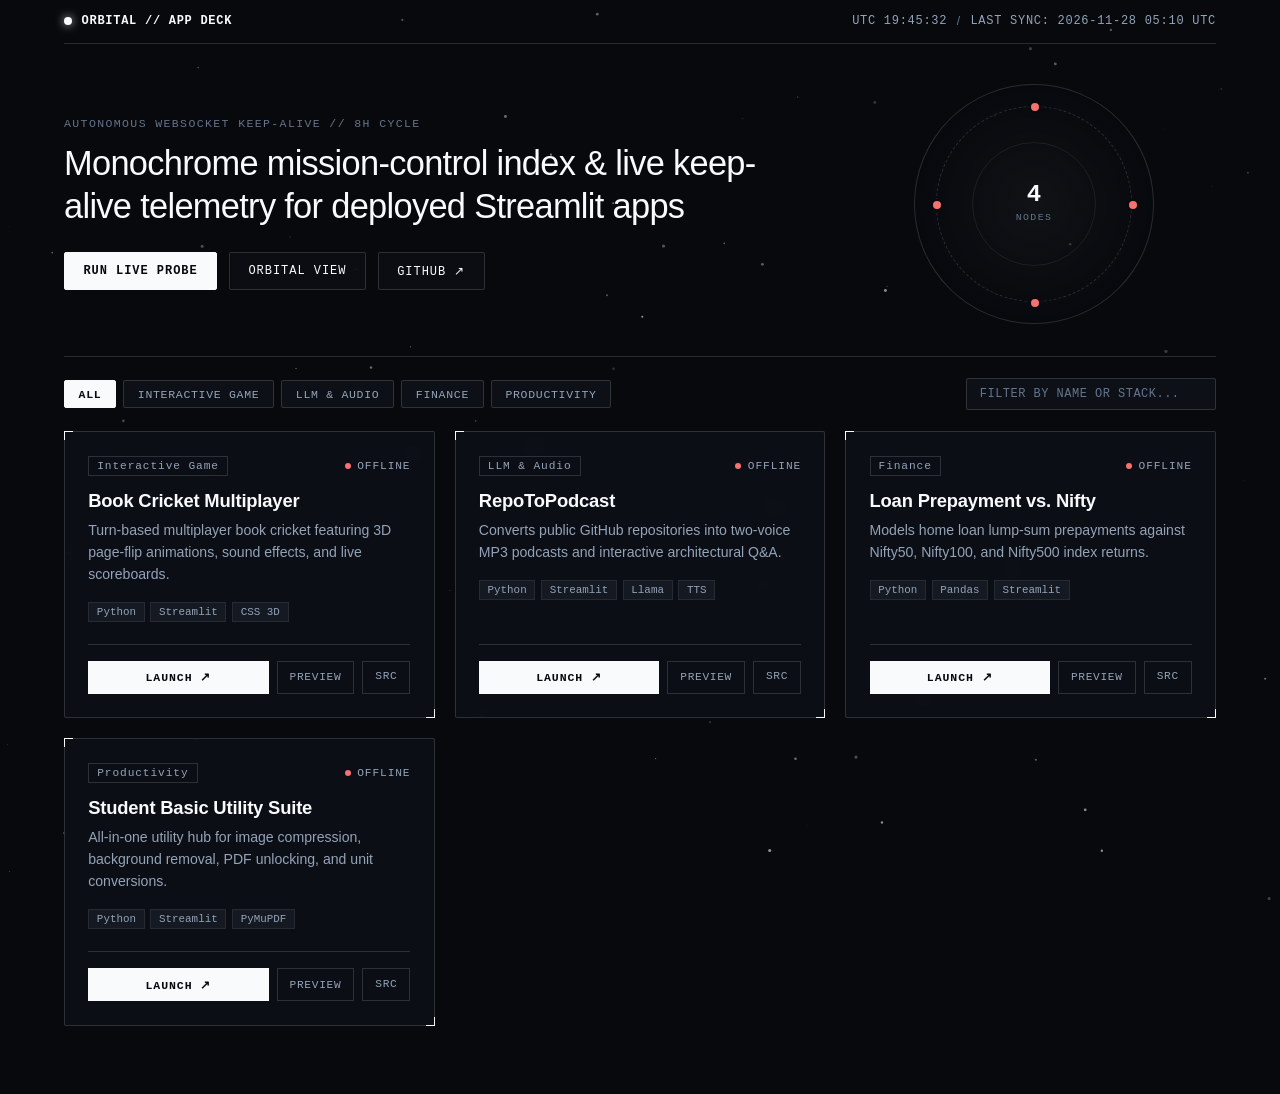
<file: index.html>
<!DOCTYPE html>
<html lang="en">
<head>
  <meta charset="UTF-8" />
  <meta name="viewport" content="width=device-width, initial-scale=1.0" />
  <title>ORBITAL // APP DECK</title>
  <link rel="stylesheet" href="assets/styles.css" />
</head>
<body>
  <canvas id="starfield" aria-hidden="true"></canvas>

  <div class="shell">
    <!-- Top Telemetry & Clock Ribbon -->
    <header class="telemetry-bar">
      <div class="brand-cluster">
        <span class="beacon" aria-hidden="true"></span>
        <span class="mono" id="portfolio-title">ORBITAL // APP DECK</span>
      </div>
      <div class="telemetry-readouts">
        <span class="mono" id="utc-clock">UTC --:--:--</span>
        <span class="divider">/</span>
        <span class="mono" id="last-cron-label">CRON: STANDBY</span>
      </div>
    </header>

    <!-- Hero & Orbital Ring -->
    <section class="hero-stage">
      <div class="hero-copy">
        <p class="eyebrow mono">AUTONOMOUS WEBSOCKET KEEP-ALIVE // 8H CYCLE</p>
        <h1 id="portfolio-subtitle">Deployed Streamlit utilities & interactive tools</h1>
        <div class="hero-actions">
          <button class="btn-solid" id="verify-btn">RUN LIVE PROBE</button>
          <button class="btn-ghost" id="toggle-orbit-btn">ORBITAL VIEW</button>
          <a class="btn-ghost" id="github-link" href="#" target="_blank" rel="noopener">GITHUB ↗</a>
        </div>
      </div>

      <!-- Interactive Orbital Constellation Radar -->
      <div class="radar-panel" id="radar-panel" title="Click any orbiting node to inspect or launch">
        <div class="radar-ring ring-outer"></div>
        <div class="radar-ring ring-inner"></div>
        <div class="radar-core mono">
          <span id="radar-count">0</span>
          <small>NODES</small>
        </div>
        <div id="radar-nodes"></div>
      </div>
    </section>

    <!-- Filter & Search Strip -->
    <nav class="filter-strip" aria-label="Filter applications">
      <div class="pills" id="category-filters"></div>
      <div class="search-wrap">
        <input type="search" id="search-input" class="mono" placeholder="FILTER BY NAME OR STACK..." aria-label="Search applications" />
      </div>
    </nav>

    <!-- App Cards Grid -->
    <main class="card-grid" id="app-grid"></main>

    <!-- Command Palette (Ctrl/Cmd + K) -->
    <div class="palette-backdrop" id="palette-backdrop" aria-hidden="true">
      <div class="palette-box" role="dialog" aria-label="Quick App Launcher">
        <input type="text" id="palette-input" class="mono" placeholder="Type app name or 'probe'..." />
        <ul class="palette-list" id="palette-list"></ul>
        <div class="palette-footer mono">
          <span>↑↓ NAVIGATE</span>
          <span>ENTER LAUNCH</span>
          <span>ESC CLOSE</span>
        </div>
      </div>
    </div>

    <!-- Live App Preview Modal -->
    <div class="modal-backdrop" id="preview-modal" aria-hidden="true">
      <div class="modal-window">
        <div class="modal-header">
          <div>
            <strong id="modal-title" class="mono">APP PREVIEW</strong>
            <span class="modal-url mono" id="modal-url"></span>
          </div>
          <div class="modal-actions">
            <a id="modal-external" href="#" target="_blank" rel="noopener" class="btn-ghost btn-sm">NEW TAB ↗</a>
            <button id="modal-close" class="btn-close" aria-label="Close preview">&times;</button>
          </div>
        </div>
        <iframe id="preview-frame" title="Streamlit Live Preview" loading="lazy"></iframe>
      </div>
    </div>
  </div>

  <script src="assets/app.js"></script>
</body>
</html>
</file>
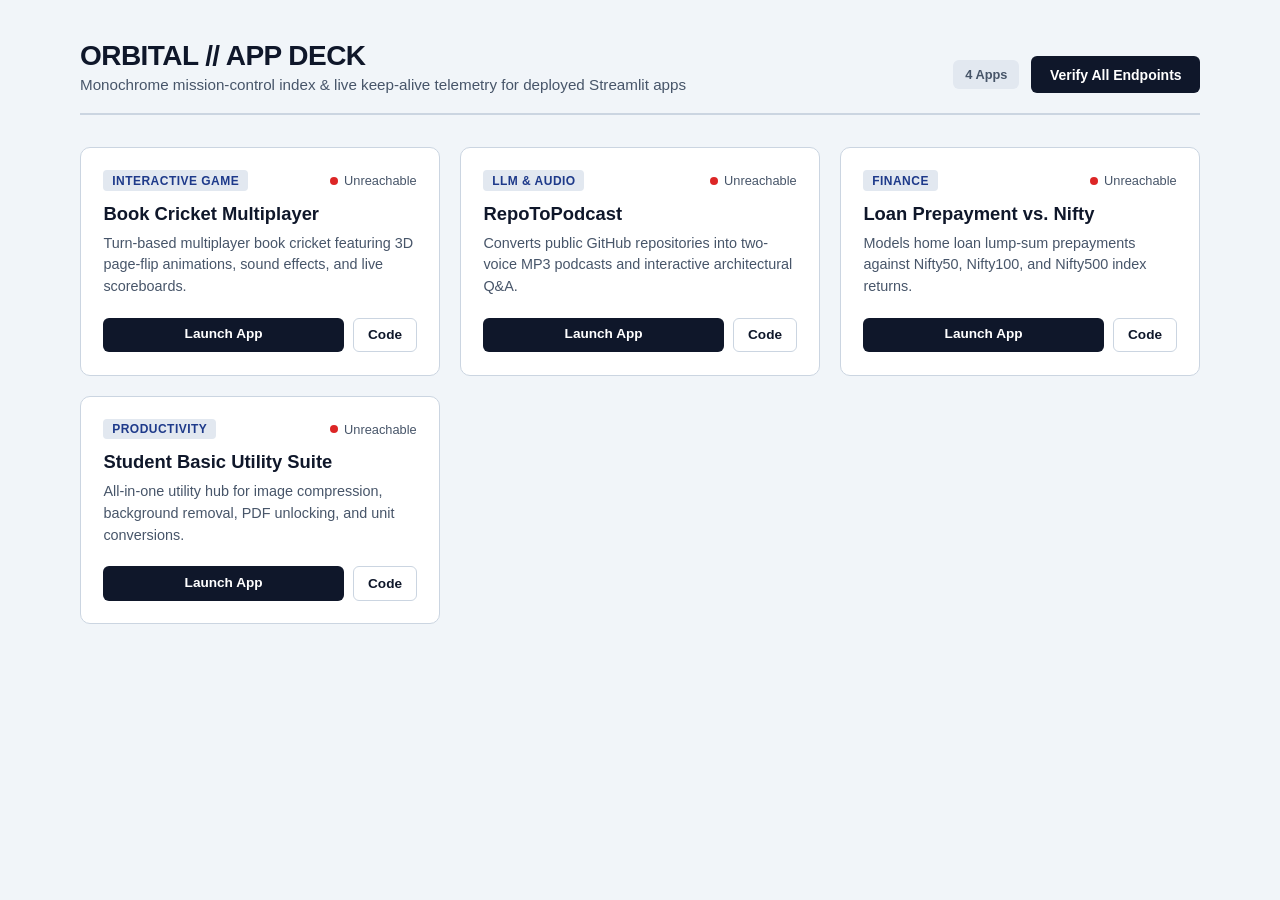
<file: web/index.html>
<!DOCTYPE html>
<html lang="en">
<head>
  <meta charset="UTF-8" />
  <meta name="viewport" content="width=device-width, initial-scale=1.0" />
  <title>Application Portfolio</title>
  <link rel="stylesheet" href="styles.css" />
</head>
<body>
  <div class="container">
    <header>
      <div>
        <h1 id="portfolio-title">Deployed Applications</h1>
        <p class="subtitle" id="portfolio-subtitle">Loading portfolio...</p>
      </div>
      <div class="header-actions">
        <span class="badge" id="app-count">0 Apps</span>
        <button class="btn-primary" id="verify-btn">Verify All Endpoints</button>
      </div>
    </header>

    <main class="grid" id="app-grid"></main>
  </div>

  <script src="app.js"></script>
</body>
</html>
</file>
<file: assets/styles.css>
:root {
  --void: #07090d;
  --obsidian: #0d1117;
  --graphite: #141922;
  --hairline: rgba(255, 255, 255, 0.14);
  --hairline-strong: rgba(255, 255, 255, 0.34);
  --ink: #f8fafc;
  --ink-dim: #94a3b8;
  --ink-muted: #64748b;
  --signal-ok: #e2e8f0;
  --signal-warn: #cbd5e1;
  --signal-err: #f87171;
  --font-sans: -apple-system, BlinkMacSystemFont, "Segoe UI", Roboto, sans-serif;
  --font-mono: ui-monospace, SFMono-Regular, Menlo, Monaco, Consolas, monospace;
}

* {
  box-sizing: border-box;
  margin: 0;
  padding: 0;
}

html, body {
  background: var(--void);
  color: var(--ink);
  font-family: var(--font-sans);
  min-height: 100vh;
  overflow-x: hidden;
}

.mono {
  font-family: var(--font-mono);
}

#starfield {
  position: fixed;
  inset: 0;
  width: 100%;
  height: 100%;
  z-index: 0;
  pointer-events: none;
  opacity: 0.65;
}

.shell {
  position: relative;
  z-index: 1;
  max-width: 1200px;
  margin: 0 auto;
  padding: 0 1.5rem 4rem;
}

/* Telemetry Top Ribbon */
.telemetry-bar {
  display: flex;
  justify-content: space-between;
  align-items: center;
  flex-wrap: wrap;
  gap: 0.75rem;
  padding: 0.9rem 0;
  border-bottom: 1px solid var(--hairline);
  font-size: 0.75rem;
  letter-spacing: 0.06em;
  color: var(--ink-dim);
}

.brand-cluster {
  display: flex;
  align-items: center;
  gap: 0.6rem;
  color: var(--ink);
  font-weight: 700;
}

.beacon {
  width: 8px;
  height: 8px;
  border-radius: 50%;
  background: var(--ink);
  box-shadow: 0 0 10px rgba(255, 255, 255, 0.8);
  animation: pulse 2.4s infinite ease-in-out;
}

@keyframes pulse {
  0%, 100% { transform: scale(1); opacity: 1; }
  50% { transform: scale(1.35); opacity: 0.45; }
}

.telemetry-readouts {
  display: flex;
  align-items: center;
  gap: 0.6rem;
}

.divider {
  color: var(--ink-muted);
}

/* Hero & Orbital Radar */
.hero-stage {
  display: grid;
  grid-template-columns: 1.35fr 0.65fr;
  gap: 2rem;
  align-items: center;
  padding: 2.5rem 0 2rem;
  border-bottom: 1px solid var(--hairline);
}

@media (max-width: 860px) {
  .hero-stage {
    grid-template-columns: 1fr;
  }
}

.eyebrow {
  font-size: 0.72rem;
  letter-spacing: 0.12em;
  color: var(--ink-muted);
  margin-bottom: 0.75rem;
}

h1 {
  font-size: clamp(1.45rem, 2.8vw, 2.15rem);
  font-weight: 500;
  line-height: 1.25;
  letter-spacing: -0.02em;
  color: var(--ink);
  margin-bottom: 1.5rem;
}

.hero-actions {
  display: flex;
  flex-wrap: wrap;
  gap: 0.75rem;
}

.btn-solid, .btn-ghost {
  font-family: var(--font-mono);
  font-size: 0.75rem;
  letter-spacing: 0.08em;
  padding: 0.65rem 1.15rem;
  border-radius: 2px;
  cursor: pointer;
  text-decoration: none;
  transition: all 0.16s ease;
  display: inline-flex;
  align-items: center;
  gap: 0.4rem;
}

.btn-solid {
  background: var(--ink);
  color: var(--void);
  border: 1px solid var(--ink);
  font-weight: 700;
}

.btn-solid:hover {
  background: transparent;
  color: var(--ink);
}

.btn-ghost {
  background: rgba(13, 17, 23, 0.7);
  color: var(--ink);
  border: 1px solid var(--hairline);
}

.btn-ghost:hover, .btn-ghost.active {
  border-color: var(--ink);
  background: rgba(255, 255, 255, 0.08);
}

.btn-sm {
  padding: 0.4rem 0.75rem;
  font-size: 0.7rem;
}

/* Radar Panel */
.radar-panel {
  position: relative;
  width: 240px;
  height: 240px;
  margin: 0 auto;
  border-radius: 50%;
  background: radial-gradient(circle, rgba(255,255,255,0.04) 0%, rgba(7,9,13,0.92) 72%);
  border: 1px solid var(--hairline);
  display: flex;
  align-items: center;
  justify-content: center;
}

.radar-ring {
  position: absolute;
  border-radius: 50%;
  border: 1px dashed rgba(255, 255, 255, 0.14);
  pointer-events: none;
}

.ring-outer { width: 196px; height: 196px; }
.ring-inner { width: 124px; height: 124px; border-style: solid; opacity: 0.5; }

.radar-core {
  text-align: center;
  z-index: 2;
}

.radar-core span {
  display: block;
  font-size: 1.5rem;
  font-weight: 700;
  line-height: 1;
}

.radar-core small {
  font-size: 0.62rem;
  letter-spacing: 0.14em;
  color: var(--ink-muted);
}

.orbit-node {
  position: absolute;
  width: 12px;
  height: 12px;
  margin: -6px 0 0 -6px;
  border-radius: 50%;
  background: var(--ink);
  border: 2px solid var(--void);
  cursor: pointer;
  transition: transform 0.15s ease, box-shadow 0.15s ease;
  z-index: 3;
}

.orbit-node:hover {
  transform: scale(1.55);
  box-shadow: 0 0 12px #ffffff;
}

.orbit-node.err {
  background: var(--signal-err);
}

/* Filter & Search Strip */
.filter-strip {
  display: flex;
  justify-content: space-between;
  align-items: center;
  flex-wrap: wrap;
  gap: 1rem;
  padding: 1.35rem 0;
}

.pills {
  display: flex;
  flex-wrap: wrap;
  gap: 0.45rem;
}

.pill {
  font-family: var(--font-mono);
  font-size: 0.72rem;
  letter-spacing: 0.06em;
  padding: 0.42rem 0.85rem;
  background: var(--obsidian);
  color: var(--ink-dim);
  border: 1px solid var(--hairline);
  border-radius: 2px;
  cursor: pointer;
  transition: all 0.15s ease;
}

.pill:hover {
  color: var(--ink);
  border-color: var(--hairline-strong);
}

.pill.active {
  background: var(--ink);
  color: var(--void);
  border-color: var(--ink);
  font-weight: 700;
}

.search-wrap input {
  width: 250px;
  padding: 0.48rem 0.8rem;
  background: var(--obsidian);
  border: 1px solid var(--hairline);
  border-radius: 2px;
  color: var(--ink);
  font-size: 0.75rem;
  letter-spacing: 0.04em;
}

.search-wrap input::placeholder {
  color: var(--ink-muted);
}

.search-wrap input:focus {
  outline: none;
  border-color: var(--ink);
}

/* Cards Grid & Orbital Scatter Mode */
.card-grid {
  display: grid;
  grid-template-columns: repeat(auto-fill, minmax(330px, 1fr));
  gap: 1.25rem;
  transition: all 0.35s ease;
}

.card-grid.orbital-mode {
  display: flex;
  flex-wrap: wrap;
  justify-content: center;
  gap: 1.5rem;
}

.card-grid.orbital-mode .app-card {
  width: 310px;
  transform: rotate(var(--tilt, 0deg));
}

.card-grid.orbital-mode .app-card:hover {
  transform: rotate(0deg) translateY(-6px) scale(1.02);
}

.app-card {
  position: relative;
  background: rgba(13, 17, 23, 0.88);
  backdrop-filter: blur(8px);
  border: 1px solid var(--hairline);
  border-radius: 2px;
  padding: 1.45rem;
  display: flex;
  flex-direction: column;
  justify-content: space-between;
  transition: transform 0.2s ease, border-color 0.2s ease, box-shadow 0.2s ease;
}

/* Corner registration ticks */
.app-card::before, .app-card::after {
  content: "";
  position: absolute;
  width: 8px;
  height: 8px;
  border-color: var(--hairline-strong);
  pointer-events: none;
}

.app-card::before {
  top: -1px;
  left: -1px;
  border-top: 1.5px solid var(--ink);
  border-left: 1.5px solid var(--ink);
}

.app-card::after {
  bottom: -1px;
  right: -1px;
  border-bottom: 1.5px solid var(--ink);
  border-right: 1.5px solid var(--ink);
}

.app-card:hover {
  border-color: var(--hairline-strong);
  transform: translateY(-3px);
  box-shadow: 0 16px 36px rgba(0, 0, 0, 0.55);
}

.card-meta {
  display: flex;
  justify-content: space-between;
  align-items: center;
  font-size: 0.7rem;
  letter-spacing: 0.08em;
  margin-bottom: 0.9rem;
}

.cat-tag {
  color: var(--ink-dim);
  border: 1px solid var(--hairline);
  padding: 0.2rem 0.5rem;
}

.status-readout {
  display: inline-flex;
  align-items: center;
  gap: 0.4rem;
  color: var(--ink-dim);
}

.status-pip {
  width: 6px;
  height: 6px;
  border-radius: 50%;
  background: var(--ink-muted);
}

.status-pip.ok { background: #ffffff; box-shadow: 0 0 6px #ffffff; }
.status-pip.woken { background: #cbd5e1; }
.status-pip.err { background: var(--signal-err); }

.app-card h2 {
  font-size: 1.15rem;
  font-weight: 600;
  margin-bottom: 0.5rem;
  letter-spacing: -0.01em;
}

.app-card p {
  font-size: 0.88rem;
  color: var(--ink-dim);
  line-height: 1.55;
  margin-bottom: 1rem;
}

.stack-list {
  display: flex;
  flex-wrap: wrap;
  gap: 0.35rem;
  margin-bottom: 1.35rem;
}

.stack-item {
  font-size: 0.68rem;
  color: var(--ink-dim);
  background: var(--graphite);
  padding: 0.2rem 0.48rem;
  border: 1px solid rgba(255, 255, 255, 0.08);
}

.card-foot {
  display: flex;
  gap: 0.5rem;
  border-top: 1px solid var(--hairline);
  padding-top: 1rem;
}

.btn-launch {
  flex: 1;
  text-align: center;
  font-family: var(--font-mono);
  font-size: 0.72rem;
  font-weight: 700;
  letter-spacing: 0.08em;
  text-decoration: none;
  padding: 0.55rem;
  background: var(--ink);
  color: var(--void);
  border: 1px solid var(--ink);
  transition: all 0.15s ease;
}

.btn-launch:hover {
  background: transparent;
  color: var(--ink);
}

.btn-action {
  font-family: var(--font-mono);
  font-size: 0.7rem;
  letter-spacing: 0.06em;
  text-decoration: none;
  padding: 0.55rem 0.75rem;
  background: transparent;
  color: var(--ink-dim);
  border: 1px solid var(--hairline);
  cursor: pointer;
  transition: all 0.15s ease;
}

.btn-action:hover {
  color: var(--ink);
  border-color: var(--ink);
}

/* Command Palette */
.palette-backdrop, .modal-backdrop {
  position: fixed;
  inset: 0;
  background: rgba(5, 7, 10, 0.82);
  backdrop-filter: blur(4px);
  display: none;
  align-items: center;
  justify-content: center;
  padding: 1.25rem;
  z-index: 100;
}

.palette-backdrop.open, .modal-backdrop.open {
  display: flex;
}

.palette-box {
  width: 100%;
  max-width: 540px;
  background: var(--obsidian);
  border: 1px solid var(--hairline-strong);
  overflow: hidden;
}

#palette-input {
  width: 100%;
  padding: 0.95rem 1.1rem;
  background: var(--void);
  border: none;
  border-bottom: 1px solid var(--hairline);
  color: var(--ink);
  font-size: 0.85rem;
}

#palette-input:focus {
  outline: none;
}

.palette-list {
  list-style: none;
  max-height: 300px;
  overflow-y: auto;
}

.palette-item {
  padding: 0.75rem 1.1rem;
  display: flex;
  justify-content: space-between;
  font-size: 0.78rem;
  cursor: pointer;
  border-bottom: 1px solid rgba(255, 255, 255, 0.05);
}

.palette-item:hover, .palette-item.selected {
  background: var(--graphite);
}

.palette-footer {
  display: flex;
  justify-content: space-between;
  padding: 0.6rem 1.1rem;
  font-size: 0.65rem;
  color: var(--ink-muted);
  background: var(--void);
}

/* Preview Modal */
.modal-window {
  width: 100%;
  max-width: 1120px;
  height: 85vh;
  background: var(--obsidian);
  border: 1px solid var(--hairline-strong);
  display: flex;
  flex-direction: column;
}

.modal-header {
  display: flex;
  justify-content: space-between;
  align-items: center;
  padding: 0.8rem 1.15rem;
  border-bottom: 1px solid var(--hairline);
  gap: 1rem;
}

.modal-url {
  font-size: 0.72rem;
  color: var(--ink-muted);
  margin-left: 0.75rem;
}

.modal-actions {
  display: flex;
  align-items: center;
  gap: 0.6rem;
}

.btn-close {
  background: none;
  border: none;
  color: var(--ink-dim);
  font-size: 1.5rem;
  line-height: 1;
  cursor: pointer;
}

.btn-close:hover {
  color: var(--ink);
}

#preview-frame {
  flex: 1;
  width: 100%;
  border: none;
  background: #ffffff;
}
</file>
<file: web/styles.css>
:root {
  --bg: #f1f5f9;
  --surface: #ffffff;
  --navy: #0f172a;
  --navy-accent: #1e3a8a;
  --slate: #475569;
  --border: #cbd5e1;
  --online: #16a34a;
  --offline: #dc2626;
  --checking: #64748b;
}

* {
  box-sizing: border-box;
  margin: 0;
  padding: 0;
  font-family: -apple-system, BlinkMacSystemFont, "Segoe UI", Roboto, sans-serif;
}

body {
  background: var(--bg);
  color: var(--navy);
  padding: 2.5rem 1.5rem;
}

.container {
  max-width: 1120px;
  margin: 0 auto;
}

header {
  display: flex;
  justify-content: space-between;
  align-items: flex-end;
  border-bottom: 2px solid var(--border);
  padding-bottom: 1.25rem;
  margin-bottom: 2rem;
  flex-wrap: wrap;
  gap: 1rem;
}

h1 {
  font-size: 1.75rem;
  font-weight: 700;
  letter-spacing: -0.02em;
}

.subtitle {
  color: var(--slate);
  font-size: 0.95rem;
  margin-top: 0.25rem;
}

.header-actions {
  display: flex;
  align-items: center;
  gap: 0.75rem;
}

.badge {
  font-size: 0.8rem;
  font-weight: 600;
  color: var(--slate);
  background: #e2e8f0;
  padding: 0.45rem 0.75rem;
  border-radius: 6px;
}

.btn-primary {
  background: var(--navy);
  color: #ffffff;
  border: none;
  padding: 0.65rem 1.15rem;
  border-radius: 6px;
  font-weight: 600;
  cursor: pointer;
  font-size: 0.875rem;
  transition: background 0.15s ease;
}

.btn-primary:hover {
  background: var(--navy-accent);
}

.grid {
  display: grid;
  grid-template-columns: repeat(auto-fill, minmax(320px, 1fr));
  gap: 1.25rem;
}

.card {
  background: var(--surface);
  border: 1px solid var(--border);
  border-radius: 10px;
  padding: 1.4rem;
  display: flex;
  flex-direction: column;
  justify-content: space-between;
  transition: transform 0.15s ease, box-shadow 0.15s ease;
}

.card:hover {
  transform: translateY(-2px);
  box-shadow: 0 8px 20px rgba(15, 23, 42, 0.06);
}

.card-top {
  display: flex;
  justify-content: space-between;
  align-items: center;
  margin-bottom: 0.75rem;
}

.tag {
  font-size: 0.75rem;
  font-weight: 600;
  text-transform: uppercase;
  letter-spacing: 0.04em;
  color: var(--navy-accent);
  background: #e2e8f0;
  padding: 0.2rem 0.55rem;
  border-radius: 4px;
}

.status {
  display: flex;
  align-items: center;
  gap: 0.4rem;
  font-size: 0.8rem;
  color: var(--slate);
  font-weight: 500;
}

.dot {
  width: 8px;
  height: 8px;
  border-radius: 50%;
  background: var(--checking);
}

.dot.reachable { background: var(--online); }
.dot.unreachable { background: var(--offline); }

.card h2 {
  font-size: 1.15rem;
  margin-bottom: 0.5rem;
}

.card p {
  font-size: 0.9rem;
  color: var(--slate);
  line-height: 1.5;
  margin-bottom: 1.25rem;
}

.card-actions {
  display: flex;
  gap: 0.6rem;
}

.btn-link {
  flex: 1;
  text-align: center;
  text-decoration: none;
  padding: 0.55rem;
  border-radius: 6px;
  font-size: 0.85rem;
  font-weight: 600;
  background: var(--navy);
  color: #ffffff;
}

.btn-link:hover {
  background: var(--navy-accent);
}

.btn-repo {
  padding: 0.55rem 0.85rem;
  border-radius: 6px;
  font-size: 0.85rem;
  font-weight: 600;
  text-decoration: none;
  color: var(--navy);
  border: 1px solid var(--border);
}

.btn-repo:hover {
  background: var(--bg);
}
</file>
